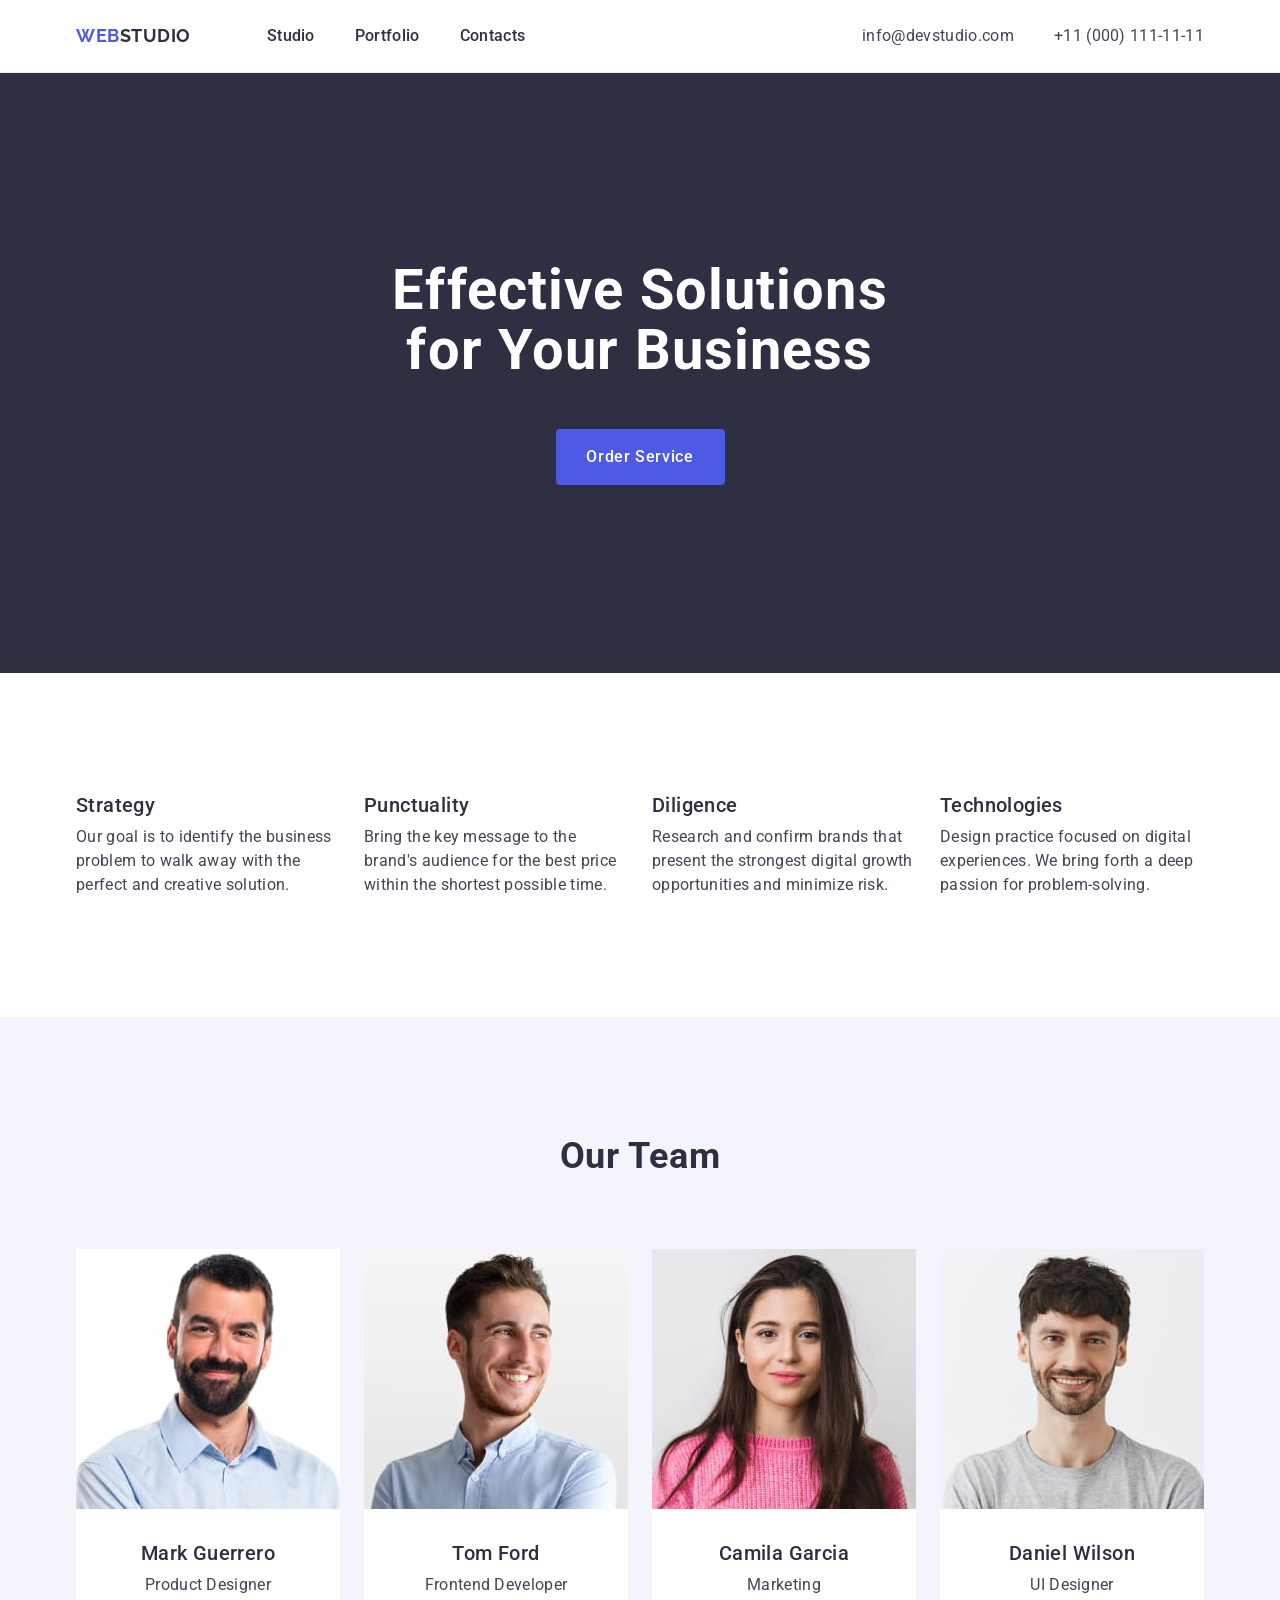
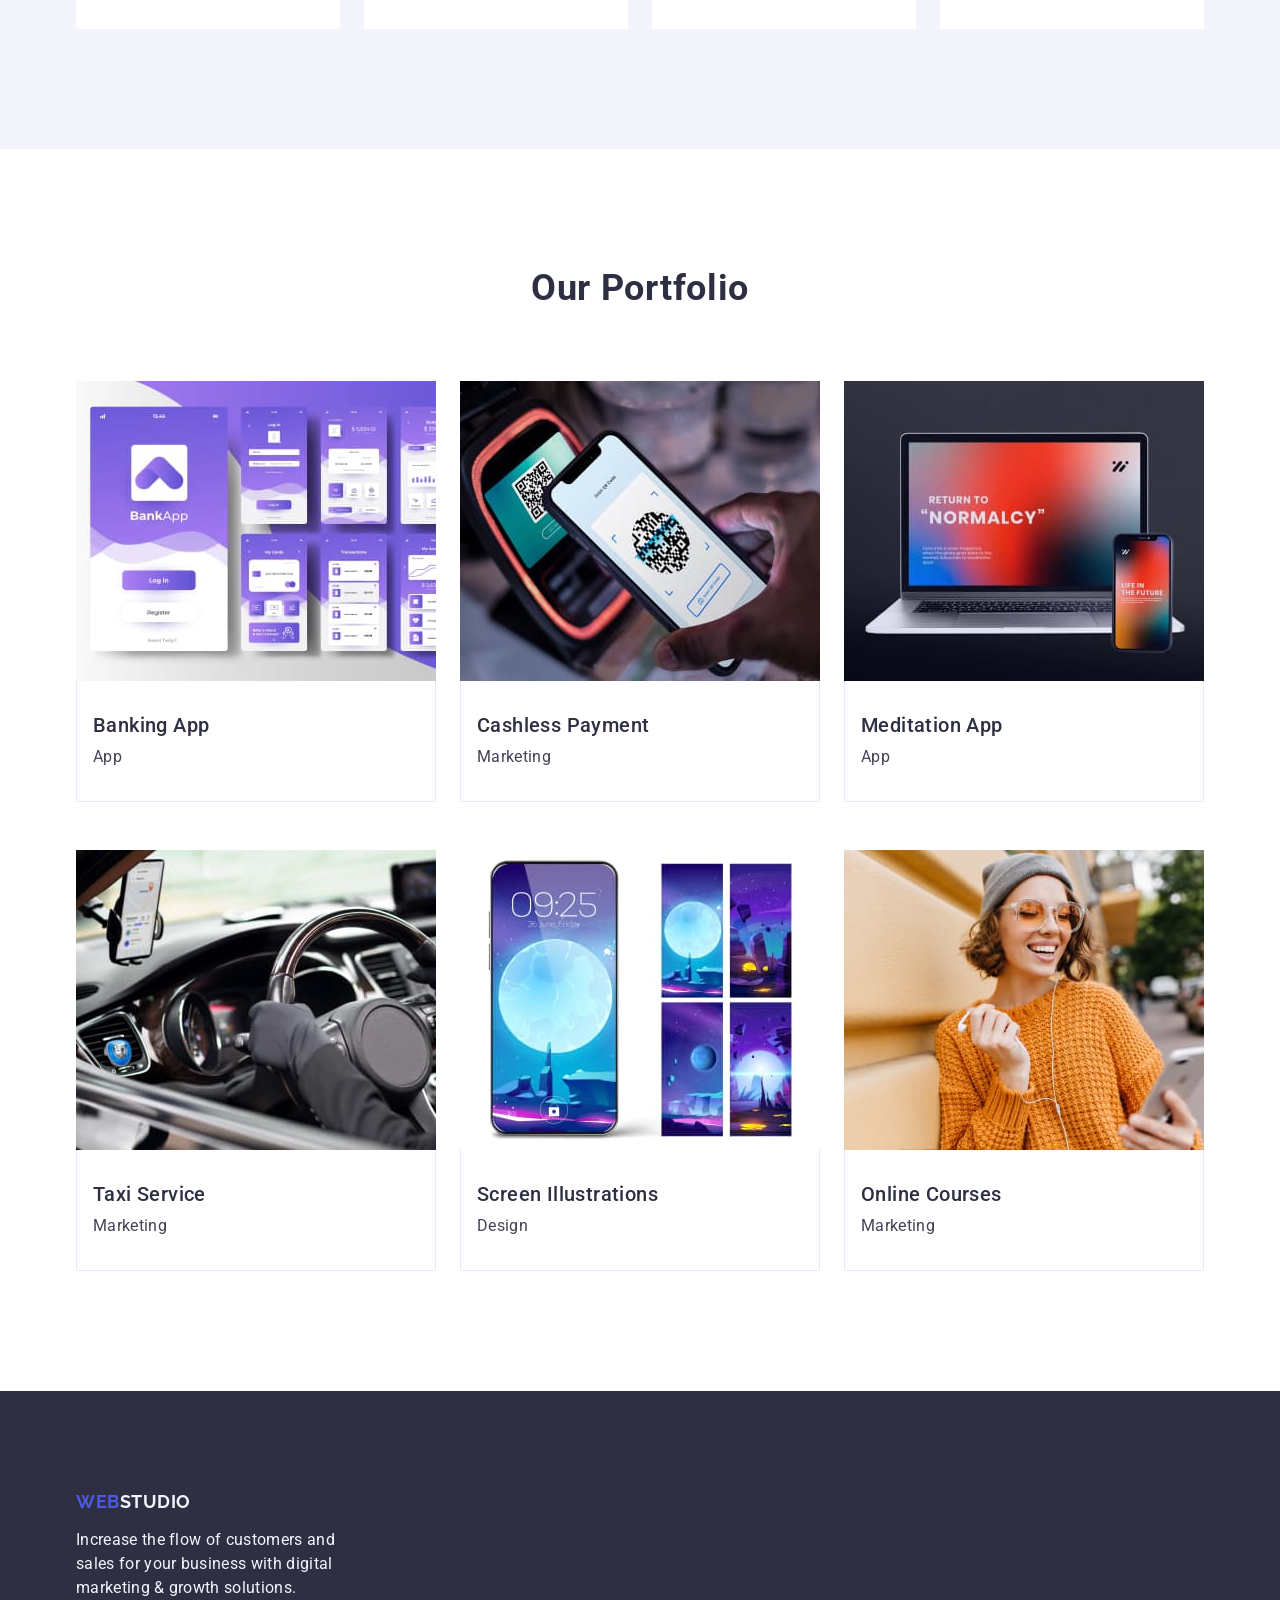
<file: index.html>
<!DOCTYPE html>
<html lang="en">
  <head>
    <meta charset="UTF-8" />
    <meta name="viewport" content="width=device-width, initial-scale=1.0" />
    <title>WebStudio</title>
    <link rel="preconnect" href="https://fonts.googleapis.com" />
    <link rel="preconnect" href="https://fonts.gstatic.com" crossorigin />
    <link
      href="https://fonts.googleapis.com/css2?family=Raleway:wght@700&family=Roboto:wght@400;500;700&family=Tangerine&display=swap"
      rel="stylesheet"
    />
    <link
      rel="stylesheet"
      href="https://cdn.jsdelivr.net/npm/modern-normalize@2.0.0/modern-normalize.min.css"
    />
    <link rel="stylesheet" href="./css/styles.css" />
  </head>
  <body>
    <!-- Header section -->
    <header class="section-header">
      <div class="header-container container">
        <nav class="navigation">
          <a href="./index.html" class="logo-text"
            >Web<span class="logo-header-accent">Studio</span></a
          >
          <ul class="nav-list">
            <li class="nav-list-item">
              <a href="./index.html" class="nav-item">Studio</a>
            </li>
            <li class="nav-list-item">
              <a href="" class="nav-item">Portfolio</a>
            </li>
            <li class="nav-list-item">
              <a href="" class="nav-item">Contacts</a>
            </li>
          </ul>
        </nav>
        <address class="address">
          <ul class="address-list">
            <li class="address-list-item">
              <a href="mailto:info@devstudio.com" class="address-link"
                >info@devstudio.com</a
              >
            </li>

            <li class="address-list-item">
              <a href="tel:+110001111111" class="address-link"
                >+11 (000) 111-11-11</a
              >
            </li>
          </ul>
        </address>
      </div>
    </header>

    <!-- Unique content -->
    <main>
      <!-- Hero section -->
      <section class="hero">
        <div class="container-hero container">
          <h1 class="hero-title">Effective Solutions for Your Business</h1>
          <button type="button" class="button hero-btn">Order Service</button>
        </div>
      </section>
      <!-- Advantages section -->
      <section class="section">
        <div class="container-advantages container">
          <h2 class="visually-hidden">Advantages</h2>
          <ul class="advantages-list">
            <li class="advantages-list-item">
              <h3 class="subtitle">Strategy</h3>
              <p class="text">
                Our goal is to identify the business problem to walk away with
                the perfect and creative solution.
              </p>
            </li>
            <li class="advantages-list-item">
              <h3 class="subtitle">Punctuality</h3>
              <p class="text">
                Bring the key message to the brand's audience for the best price
                within the shortest possible time.
              </p>
            </li>
            <li class="advantages-list-item">
              <h3 class="subtitle">Diligence</h3>
              <p class="text">
                Research and confirm brands that present the strongest digital
                growth opportunities and minimize risk.
              </p>
            </li>
            <li class="advantages-list-item">
              <h3 class="subtitle">Technologies</h3>
              <p class="text">
                Design practice focused on digital experiences. We bring forth a
                deep passion for problem-solving.
              </p>
            </li>
          </ul>
        </div>
      </section>
      <!-- Our Team -->
      <section class="our-team section">
        <div class="container">
          <h2 class="section-title">Our Team</h2>
          <ul class="our-team-list">
            <li class="our-team-item">
              <img
                src="./images/mark-guerrero.jpg"
                alt="Mark Guerrero"
                width="264"
                height="260"
              />
              <div class="our-team-item-bottom">
                <h3 class="subtitle">Mark Guerrero</h3>
                <p class="text">Product Designer</p>
              </div>
            </li>
            <li class="our-team-item">
              <img
                src="./images/tom-ford.jpg"
                alt="Tom Ford"
                width="264"
                height="260"
              />
              <div class="our-team-item-bottom">
                <h3 class="subtitle">Tom Ford</h3>
                <p class="text">Frontend Developer</p>
              </div>
            </li>
            <li class="our-team-item">
              <img
                src="./images/camila-garcia.jpg"
                alt="Camila Garcia"
                width="264"
                height="260"
              />
              <div class="our-team-item-bottom">
                <h3 class="subtitle">Camila Garcia</h3>
                <p class="text">Marketing</p>
              </div>
            </li>
            <li class="our-team-item">
              <img
                src="./images/daniel-wilson.jpg"
                alt="Daniel Wilson"
                width="264"
                height="260"
              />
              <div class="our-team-item-bottom">
                <h3 class="subtitle">Daniel Wilson</h3>
                <p class="text">UI Designer</p>
              </div>
            </li>
          </ul>
        </div>
      </section>
      <!-- Our Portfolio -->

      <section class="section">
        <div class="container">
          <h2 class="section-title">Our Portfolio</h2>
          <ul class="portfolio-list">
            <li class="portfolio-item">
              <img
                src="./images/banking-app.jpg"
                alt="Banking App"
                width="360"
                height="300"
              />
              <div class="portfolio-item-bottom">
                <h3 class="subtitle">Banking App</h3>
                <p class="text">App</p>
              </div>
            </li>
            <li class="portfolio-item">
              <img
                src="./images/cashless-payment.jpg"
                alt="Cashless Payment"
                width="360"
                height="300"
              />
              <div class="portfolio-item-bottom">
                <h3 class="subtitle">Cashless Payment</h3>
                <p class="text">Marketing</p>
              </div>
            </li>
            <li class="portfolio-item">
              <img
                src="./images/meditation-app.jpg"
                alt="Meditation App"
                width="360"
                height="300"
              />
              <div class="portfolio-item-bottom">
                <h3 class="subtitle">Meditation App</h3>
                <p class="text">App</p>
              </div>
            </li>
            <li class="portfolio-item">
              <img
                src="./images/taxi-service.jpg"
                alt="Taxi Service"
                width="360"
                height="300"
              />
              <div class="portfolio-item-bottom">
                <h3 class="subtitle">Taxi Service</h3>
                <p class="text">Marketing</p>
              </div>
            </li>
            <li class="portfolio-item">
              <img
                src="./images/screen-illustrations.jpg"
                alt="Screen Illustrations"
                width="360"
                height="300"
              />
              <div class="portfolio-item-bottom">
                <h3 class="subtitle">Screen Illustrations</h3>
                <p class="text">Design</p>
              </div>
            </li>
            <li class="portfolio-item">
              <img
                src="./images/online-courses.jpg"
                alt="Online Courses"
                width="360"
                height="300"
              />
              <div class="portfolio-item-bottom">
                <h3 class="subtitle">Online Courses</h3>
                <p class="text">Marketing</p>
              </div>
            </li>
          </ul>
        </div>
      </section>
    </main>
    <!-- Footer section -->
    <footer class="footer">
      <div class="container">
        <a href="./index.html" class="logo-text footer-link"
          >Web<span class="logo-footer-accent">Studio</span></a
        >
        <p class="text text-footer">
          Increase the flow of customers and sales for your business with
          digital marketing & growth solutions.
        </p>
      </div>
    </footer>
  </body>
</html>
</file>
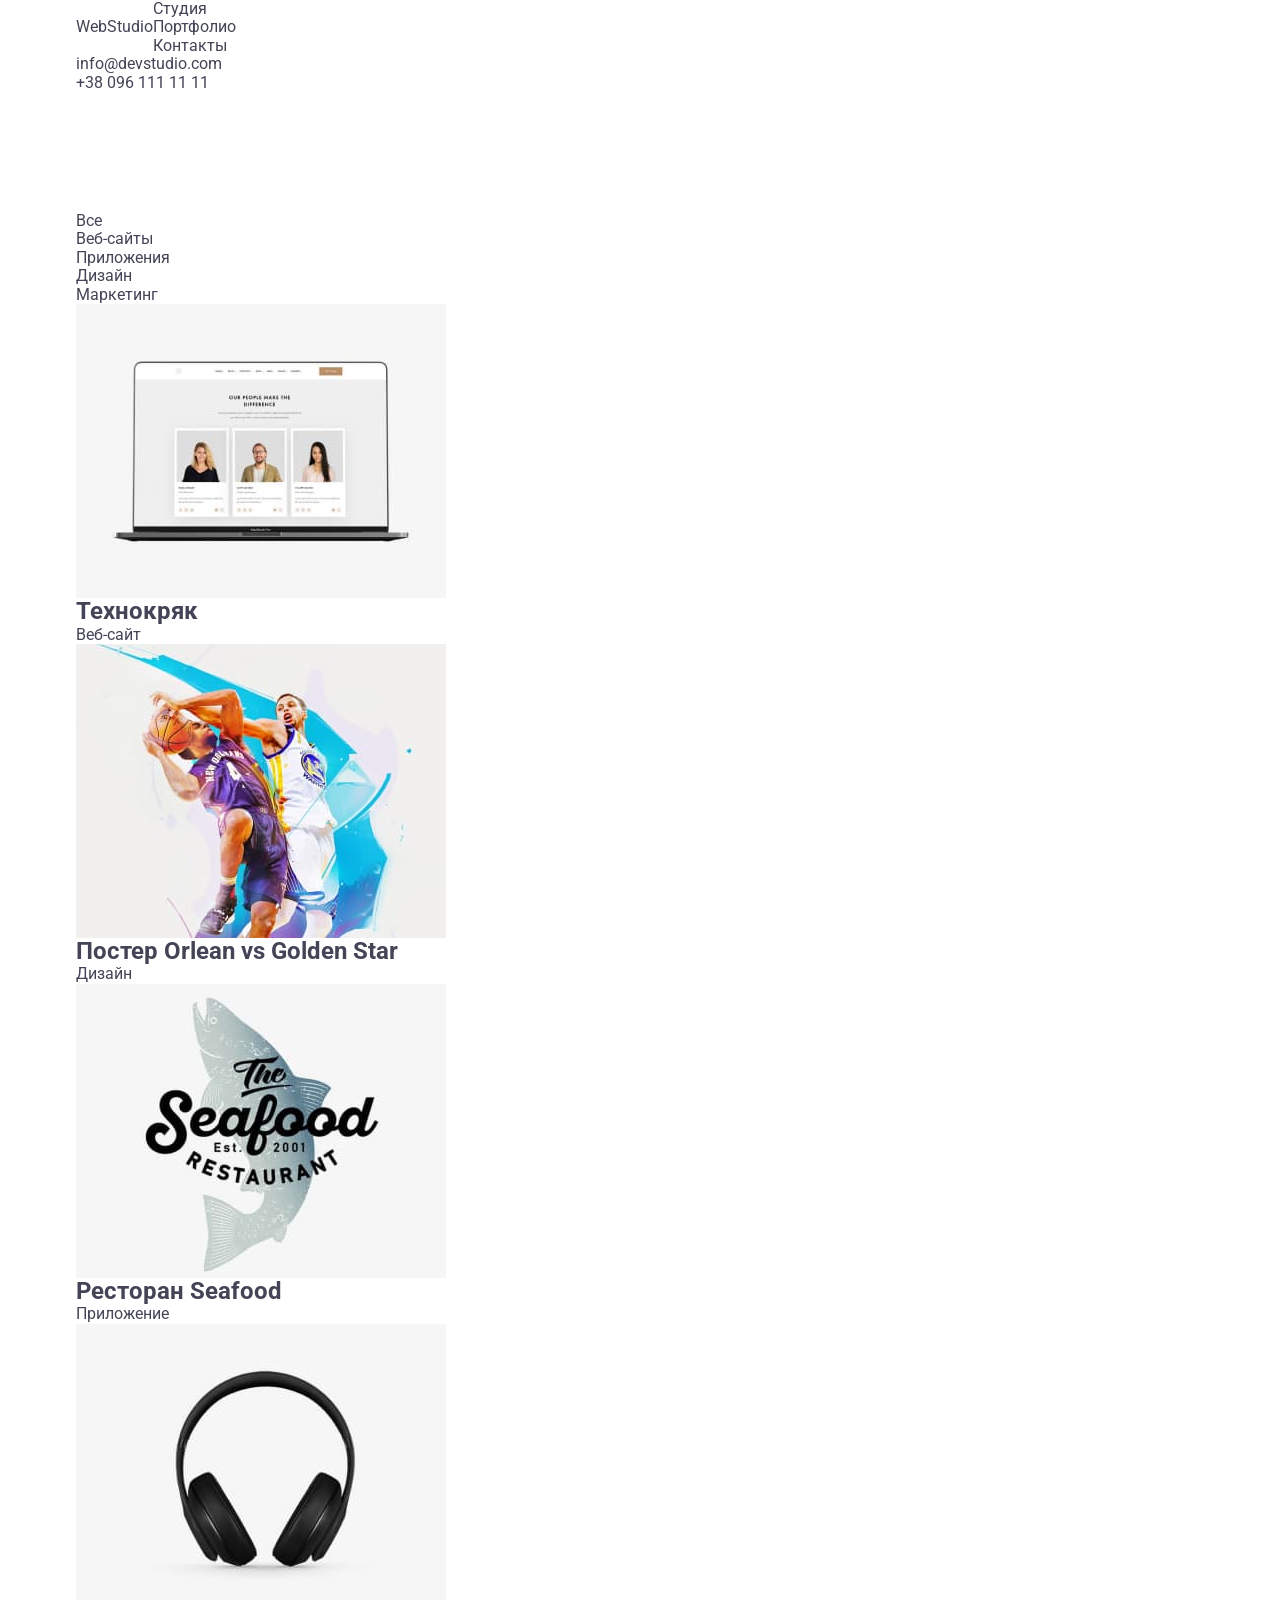
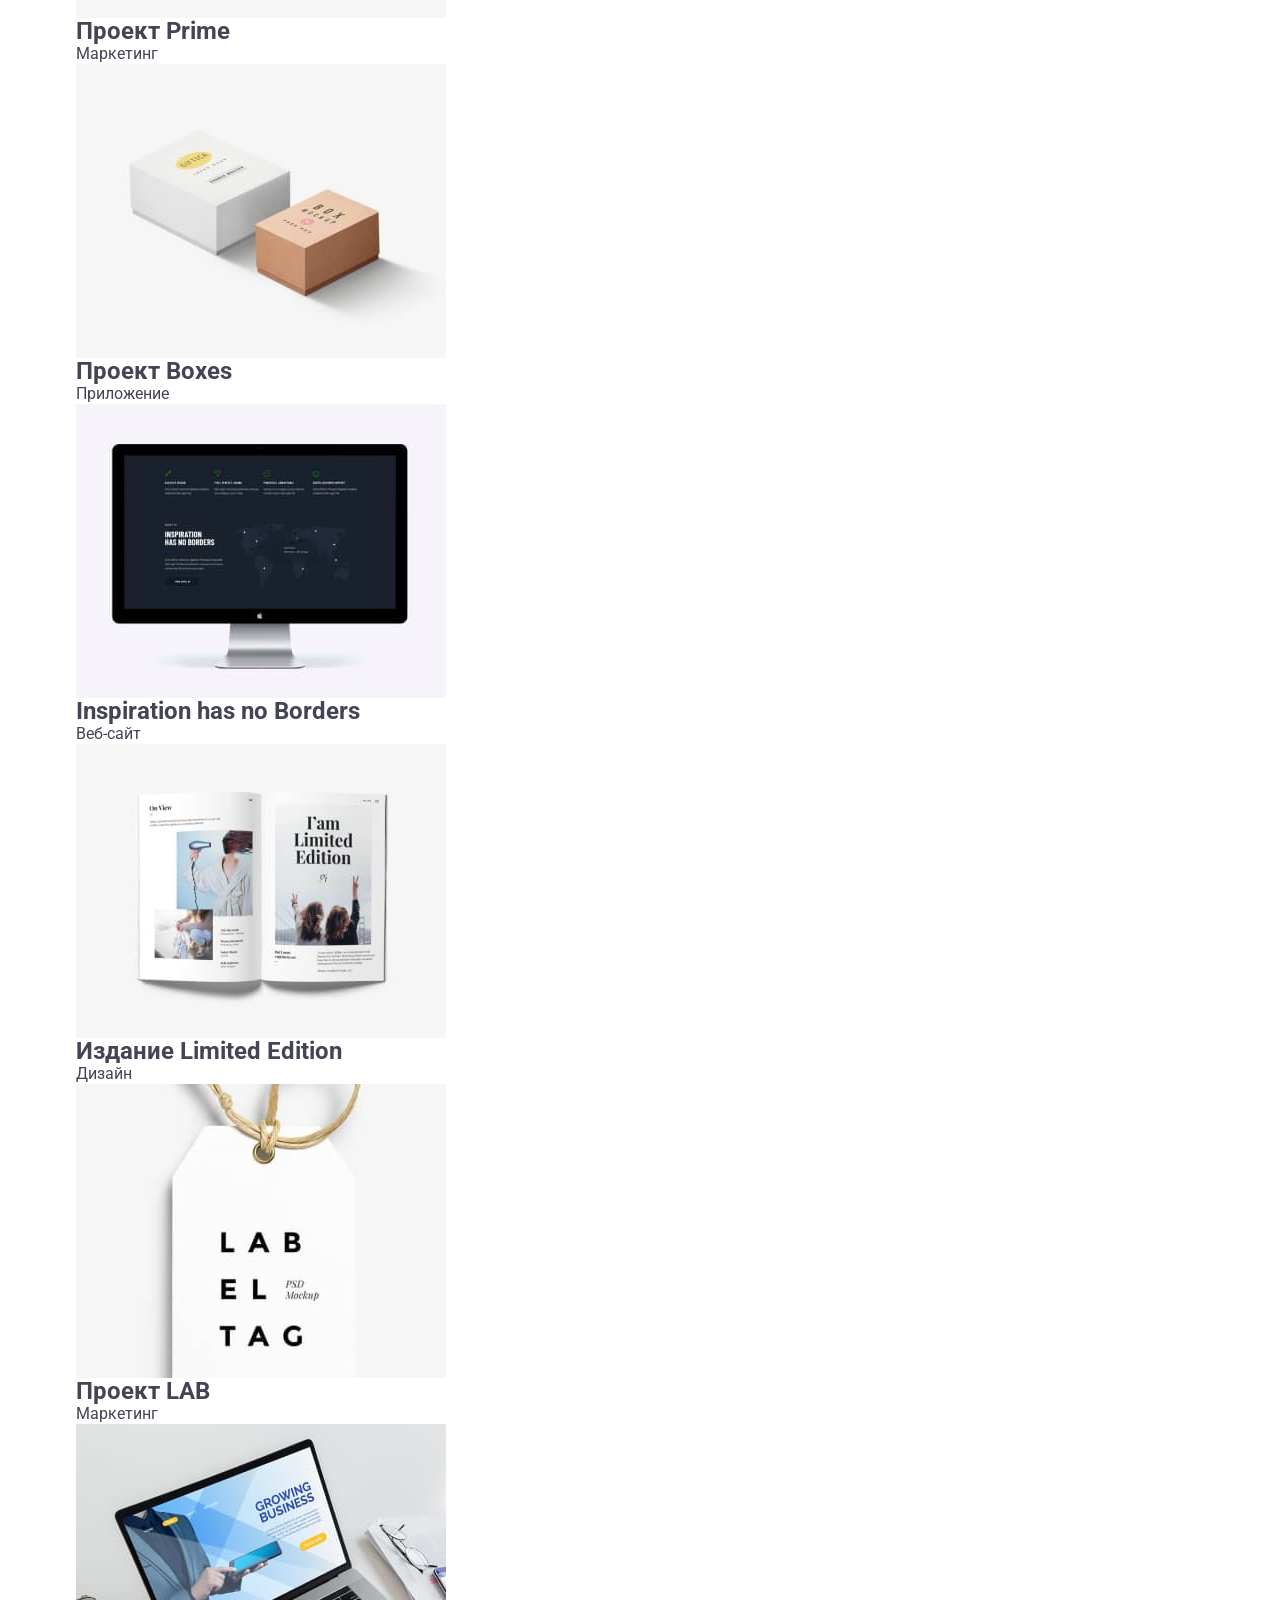
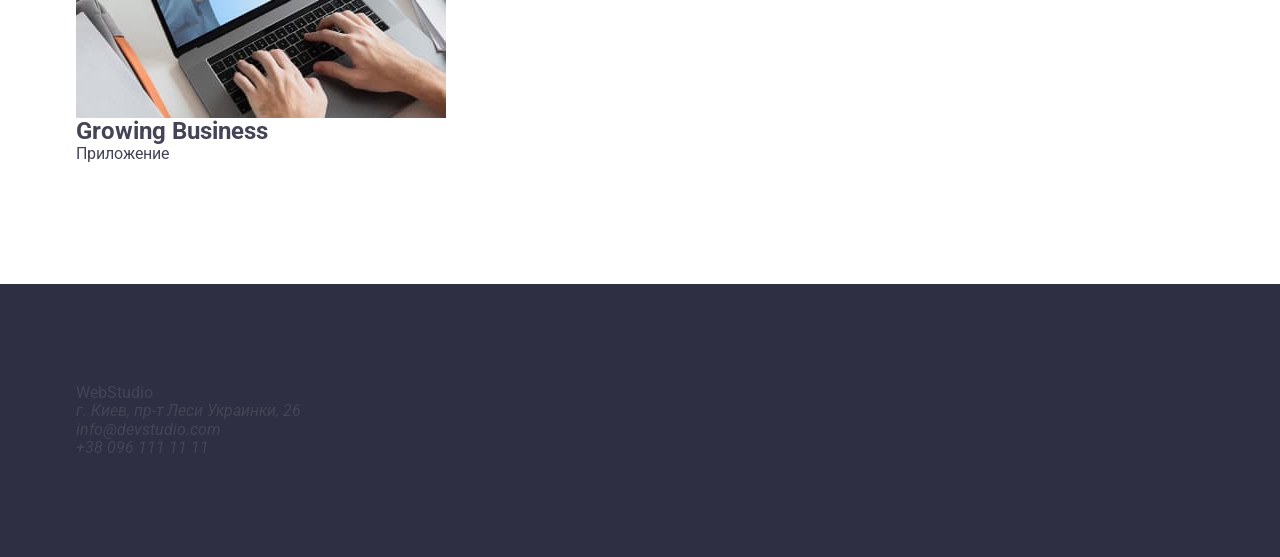
<file: portfolio.html>
<!DOCTYPE html>
<html lang="ru">
<head>
    <meta charset="UTF-8">
    <meta http-equiv="X-UA-Compatible" content="IE=edge">
    <meta name="viewport" content="width=device-width, initial-scale=1.0">
    <title>Document</title>
    <link rel="stylesheet" href="https://cdnjs.cloudflare.com/ajax/libs/modern-normalize/1.1.0/modern-normalize.min.css"
          integrity="sha512-wpPYUAdjBVSE4KJnH1VR1HeZfpl1ub8YT/NKx4PuQ5NmX2tKuGu6U/JRp5y+Y8XG2tV+wKQpNHVUX03MfMFn9Q=="
          crossorigin="anonymous" referrerpolicy="no-referrer" />
    <link rel="preconnect" href="https://fonts.googleapis.com">
    <link rel="preconnect" href="https://fonts.gstatic.com" crossorigin>
    <link href="https://fonts.googleapis.com/css2?family=Raleway:wght@700&family=Roboto:wght@400;500;700;900&display=swap"
          rel="stylesheet">
    <link rel="stylesheet" href="./css/styles.css">
</head>

<body>

    <!--Шапка сайта-->
    <header class="header">
        <div class="container">
            <nav class="navigation">
                <a href="" class="logo  link"> <span class="logo-accent">Web</span>Studio</a>
                <ul class="site-nav list">
                    <li class="site-nav-item"><a href="./index.html" class="site-nav-link link">Студия</a></li>
                    <li class="site-nav-item"><a href="./portfolio.html" class="site-nav-link link  current">Портфолио</a></li>
                    <li class="site-nav-item"><a href="#" class="site-nav-link link">Контакты</a></li>
                </ul>
            </nav>
            <ul class="contacts">
                <li class="contacts-item"><a href="mailto:info@devstudio.com"
                        class="contacts-link link">info@devstudio.com</a></li>
                <li class="contacts-item"><a href="tel:+380961111111" class="contacts-link link">+38 096 111 11 11</a></li>
            </ul>
        </div>
    </header>

    <main>

        <!--Страница портфолио-->
        <section class="portfolio section">
            <div class="container">
                <h1 hidden class="portfolio-title">Портфолио</h1>
                <ul class="filter list">
                    <li class="filter-item"><button type="button" class="button">Все</button></li>
                    <li class="filter-item"><button type="button" class="button">Веб-сайты</button></li>
                    <li class="filter-item"><button type="button" class="button">Приложения</button></li>
                    <li class="filter-item"><button type="button" class="button">Дизайн</button></li>
                    <li class="filter-item"><button type="button" class="button">Маркетинг</button></li>
                </ul>
                <ul class="projects">

                    <li class="projects-item">
                        <a href="" class="projects-link link">
                            <img src="./images/project-1.jpg" alt="На экране MacBook Pro открыт веб-сайт. На странице участники команды: две девушки и один парень." width="370" height="294" class="images">
                            <div class="projects-content">
                                <h2 class="projects-title">Технокряк</h2>
                                <p class="projects-text">Веб-сайт</p>
                            </div>
                        </a>
                        </li>

                    <li class="projects-item">
                        <a href="" class="projects-link link">
                            <img src="./images/project-2.jpg" alt="Два баскетболиста в прыжке сражаются за мяч." width="370" height="294" class="images">
                            <div class="projects-content">
                                <h2 class="projects-title">Постер <span lang="en">Orlean vs Golden Star</span></h2>
                                <p class="projects-text">Дизайн</p>
                            </div>
                        </a>
                    </li>

                    <li class="projects-item">
                        <a href="" class="projects-link link">
                            <img src="./images/project-3.jpg" alt="Логотип ресторана в виде серой вертикально нарисованой рыбы с подписью: The Seafood restaurant." width="370" height="294" class="images">
                            <div class="projects-content">
                                <h2 class="projects-title">Ресторан <span lang="en">Seafood</span></h2>
                                <p class="projects-text">Приложение</p>
                            </div>
                        </a>
                    </li>

                    <li class="projects-item">
                        <a href="" class="projects-link link">
                            <img src="./images/project-4.jpg" alt="Черные беспроводные наушники." width="370" height="294"  class="images">
                            <div class="projects-content"> 
                                <h2 class="projects-title">Проект <span lang="en">Prime</span></h2>
                                <p class="projects-text">Маркетинг</p>
                                </div>
                        </a>
                    </li>

                    <li class="projects-item">
                        <a href="" class="projects-link link">
                            <img src="./images/project-5.jpg" alt="Белая коробка подписаная Giftica и коричневая коробка подписаная Box." width="370" height="294"  class="images">
                            <div class="projects-content">
                                <h2 class="projects-title">Проект <span lang="en">Boxes</span></h2>
                                <p class="projects-text">Приложение</p>
                            </div>
                        </a>
                    </li>

                    <li class="projects-item">
                        <a href="" class="projects-link link">
                            <img src="./images/project-6.jpg" alt="На Aрple мониторе открыт веб-сайт." width="370" height="294" class="images">
                            <div class="projects-content">
                                <h2 class="projects-title"><span lang="en">Inspiration has no Borders</span></h2>
                                <p class="projects-text">Веб-сайт</p>
                            </div>
                        </a>
                    </li>

                    <li class="projects-item">
                        <a href="" class="projects-link link">
                            
                        <img src="./images/project-7.jpg" alt="Открытый журнал на странице с надписью I am limited Edition." width="370" height="294" class="images">
                        <div class="projects-content">
                            <h2 class="projects-title">Издание <span lang="en">Limited Edition</span></h2>
                            <p class="projects-text">Дизайн</p>
                        </div>
                        </a>
                    </li>

                    <li class="projects-item">
                        <a href="" class="projects-link link">
                            <img src="./images/project-8.jpg" alt="Белый ценник с подписью Lable tag." width="370" height="294" class="images">
                            <div class="projects-content">
                                <h2 class="projects-title">Проект <span lang="en">LAB</span></h2>
                                <p class="projects-text">Маркетинг</p>
                            </div>
                        </a>
                    </li>

                    <li class="projects-item">
                        <a href="" class="projects-link link">
                            <img src="./images/project-9.jpg" alt="Две руки на клавиатуре ноут-бука, на экране которого открыто преложение Growing Business." width="370" height="294" class="images">
                            <div class="projects-content">
                                <h2 class="projects-title"><span lang="en">Growing Business</span></h2>
                                <p class="projects-text">Приложение</p>
                            </div>
                        </a>
                    </li>

                </ul>
            </div>
        </section>
        
    </main>

        <!--Футер-->
        <footer class="footer">
            <div class="container">
                <a href="" class="logo-footer"> <span class="logo-accent">Web</span><span
                        class="logo-accent-white">Studio</span></a>
                <address class="adress">
                    <ul class="adress-list list">
                        <li class="adress-item office"><a href="https://i.imgur.com/gTXVKdE.png" class="link">г. Киев, пр-т Леси Украинки, 26</a></li>
                        <li class="adress-item"><a href="mailto:info@devstudio.com" class="link">info@devstudio.com</a>
                        </li>
                        <li class="adress-item"><a href="tel:+380961111111" class="link">+38 096 111 11 11</a></li>
                    </ul>
                </address>
            </div>
        </footer>
    
</body>
</html>
</file>
<file: css/styles.css>
body {
    font-family: 'Roboto', sans-serif;
    color: #434455;
    background-color: #FFFFFF;
}
h1,
h2,
h3,
h4,
h5,
h6,
p {
    margin: 0;
}
ul,
ol {
    list-style-type: none;
    margin: 0;
        padding: 0;
}
img {
    display: block;
    max-width: 100%;
    height: auto;
}
    
a {
    color: currentColor;
    text-decoration: none;
}

button {
    font-family: inherit;
    color: currentColor;
    background-color: transparent;
    cursor: pointer;
    padding: 0;
    border: none;
}

.visually-hidden {
    position: absolute;
    width: 1px;
    height: 1px;
    margin: -1px;
    border: 0;
    padding: 0;
    white-space: nowrap;
    clip-path: inset(100%);
    clip: rect(0 0 0 0);
    overflow: hidden;
}
.section {
padding: 120px 0;
}
.section-header {
    border-bottom: 1px solid #E7E9FC;
    background: #FFF;

}
.container {
    width: 1158px;
padding: 0 15px 0 15px;
    margin-left: auto;
    margin-right: auto; 
}
.header-container {
    display: flex;
        align-items: center;
}

.navigation {
    display: flex;
        align-items: center;
        margin-right: auto;
}
.nav-list {
    display: flex;
    justify-content: space-between;
}
.nav-list-item:not(:last-child) {
margin-right: 40px;
}
.logo-text {
    font-family: "Raleway", sans-serif;
    color: #4D5AE5;
    font-size: 18px;
    line-height: 1.17;
    letter-spacing: 0.03em;
    font-weight: 700;
    text-transform: uppercase;
    margin-right: 76px;

}
.logo-header-accent {
    color: #2E2F42;
}
.logo-footer-accent {
    color: #F4F4FD;
}
.nav-item,
.section-title,
.subtitle {
    color: #2E2F42;
}
.section-title {
    font-size: 36px;
    line-height: 1.11;
    text-align: center;
    letter-spacing: 0.02em;
    text-transform: capitalize;
    margin-bottom: 72px;
}
.nav-item {
    font-size: 16px;
        line-height: 1.5;
        font-weight: 500;
        letter-spacing: 0.02em;
        padding: 24px 0 24px;
        display: block;
}
.nav-item:hover, .nav-item:focus, .nav-item:active, .address-link
 {
    color: #404BBF;
}
.address-list {
    font-style: normal;
    display: flex;
    align-items: center;
}
.address-list-item:not(:last-child) {
margin-right: 40px;
}
.address-link {
    color: #434455;
        font-size: 16px;
        line-height: 1.5;
        letter-spacing: 0.02em;
}
.address-link:hover, .address-link:focus, .address-link:active {
    color: #404BBF;
}
.hero {
    background-color: #2E2F42;
    padding: 188px 0;
}

.hero-title {
    color: #FFFFFF;
    color: var(--WHITE, #FFF);
        text-align: center;
        font-size: 56px;
        font-weight: 700;
        line-height: 1.07;
        letter-spacing: 0.02em;
        max-width: 496px;
        margin-right: auto;
        margin-left: auto;
        margin-bottom: 48px;
}
.hero-btn {
    background-color: #4D5AE5;
    color: #FFF;
        font-size: 16px;
        font-weight: 500;
        line-height: 1.5;
        letter-spacing: 0.04em;
        display: block;
        min-width: 169px;
        height: 56px;
        border-radius: 4px;
        margin-right: auto;
        margin-left: auto;
    
}
 .hero-btn:hover, .hero-btn:focus, .hero-btn:active {
    background-color: #404BBF; 
}

.advantages-list {
    display: flex;
    justify-content: center;
}
.advantages-list-item:not(:last-child) {
margin-right: 24px;
}
.advantages-list-item {
    width: calc((100% - 72px) / 4);
}
.subtitle {
        font-size: 20px;
        font-weight: 500;
        line-height: 1.2;
        letter-spacing: 0.02em;
        margin-bottom: 8px;
}
.text {
    /* font-family: "Raleway", sans-serif; */
        font-size: 16px;
        font-style: normal;
        font-weight: 400;
        line-height: 1.5;
        letter-spacing: 0.02em;
}
.our-team {
    background-color: #F4F4FD;
}
.our-team-item {
    background-color: #FFFFFF;
}
.our-team-item:not(:last-child) {
    margin-right: 24px;
}
.our-team-list {
    display: flex; 
}
.our-team-item:first-child {
    width: calc((100% - 72px) / 4);
    border-radius: 0px 0px 4px 4px;
}
.our-team-item-bottom {
    padding: 32px 0 32px;
    text-align: center;
}

.portfolio-list {
    display: flex;
    flex-wrap: wrap;
    row-gap: 48px;
    column-gap: 24px;
}


.portfolio-item-bottom {
    border: 1px solid #E7E9FC;
    border-top: none;
        background: #FFF;
    padding: 32px 16px;
}
.footer {
    background-color: #2E2F42;
    padding: 100px 0 100px;

}
.footer>.text {
    
    color: #F4F4FD;
}
.footer>.logo-text {
    margin-bottom: 16px;
}
.footer-link {
    display: inline-block;
    margin-bottom: 16px;
}
.text-footer {
    color: var(--CLOUD, #F4F4FD);
        font-family: Roboto;
        font-size: 16px;
        font-style: normal;
        font-weight: 400;
        line-height: 1.5;

        letter-spacing: 0.02em;
        width: 264px;
}
</file>
